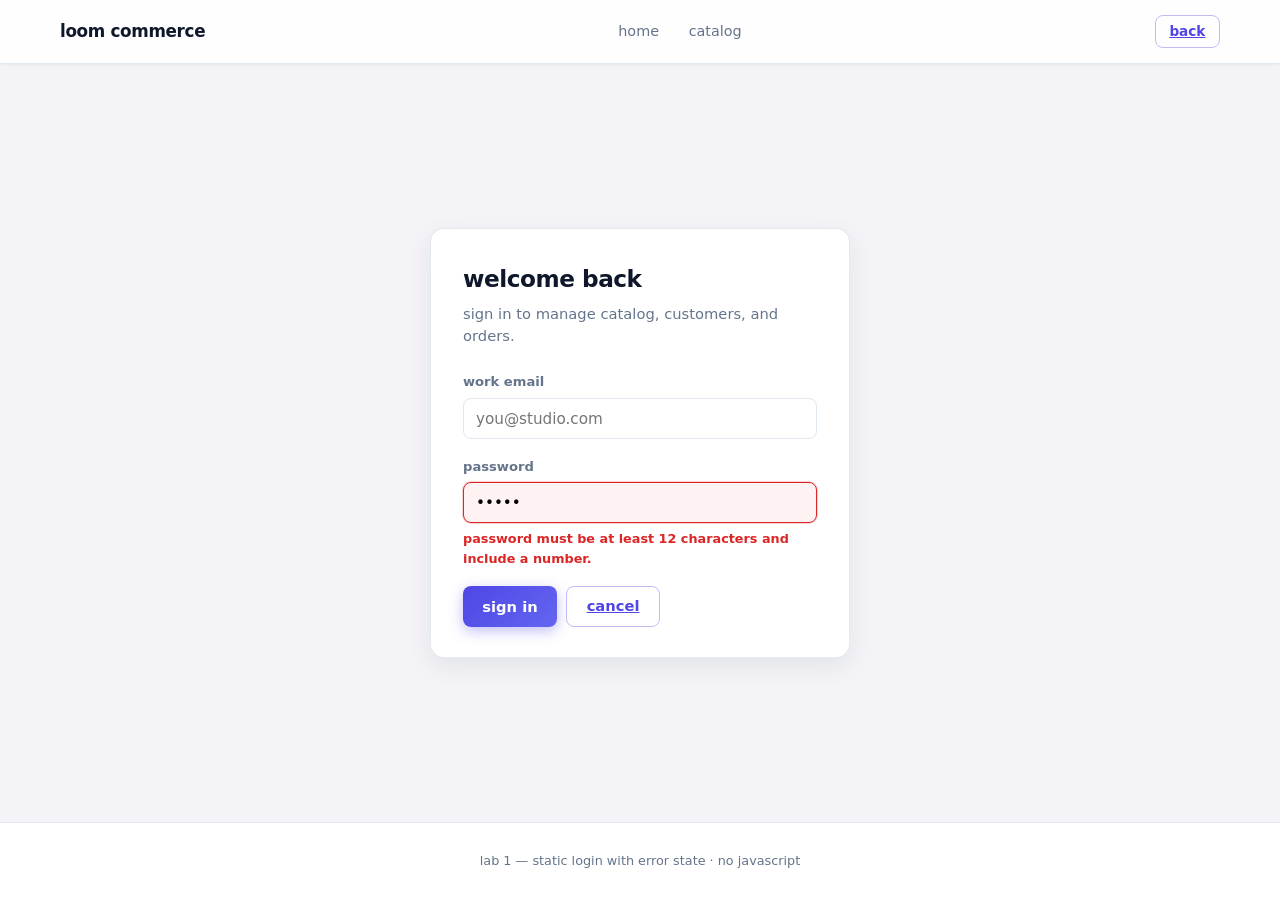
<file: lab1/login.html>
<!DOCTYPE html>
<html lang="en">
<head>
  <meta charset="utf-8">
  <meta name="viewport" content="width=device-width, initial-scale=1">
  <title>sign in — loom commerce</title>
  <link rel="stylesheet" href="css/main.css">
</head>
<body class="page-shell page-shell--simple">
  <!-- compact header for auth -->
  <header class="page-header">
    <div class="page-header__inner">
      <a class="page-header__brand" href="index.html">loom commerce</a>
      <nav class="page-header__nav" aria-label="top navigation">
        <a class="page-header__link" href="index.html">home</a>
        <a class="page-header__link" href="catalog.html">catalog</a>
      </nav>
      <div class="page-header__actions">
        <a class="btn btn--ghost btn--sm" href="index.html">back</a>
      </div>
    </div>
  </header>

  <!-- main: centered authentication card -->
  <main class="page-main">
    <section class="login-card" aria-labelledby="login-title">
      <h1 class="login-card__title" id="login-title">welcome back</h1>
      <p class="login-card__subtitle">sign in to manage catalog, customers, and orders.</p>
      <!-- form block: includes validation error state (static) -->
      <form action="#" method="get">
        <div class="form-field">
          <label class="form-field__label" for="email">work email</label>
          <input class="form-input" id="email" name="email" type="email" autocomplete="username" placeholder="you@studio.com">
        </div>
        <div class="form-field">
          <label class="form-field__label" for="password">password</label>
          <input class="form-input form-input--error" id="password" name="password" type="password" autocomplete="current-password" value="short" aria-invalid="true" aria-describedby="password-error">
          <p class="form-error" id="password-error">password must be at least 12 characters and include a number.</p>
        </div>
        <div class="btn-row">
          <button class="btn btn--primary" type="submit">sign in</button>
          <a class="btn btn--ghost" href="index.html">cancel</a>
        </div>
      </form>
    </section>
  </main>

  <footer class="page-footer">
    <p>lab 1 — static login with error state · no javascript</p>
  </footer>
</body>
</html>
</file>
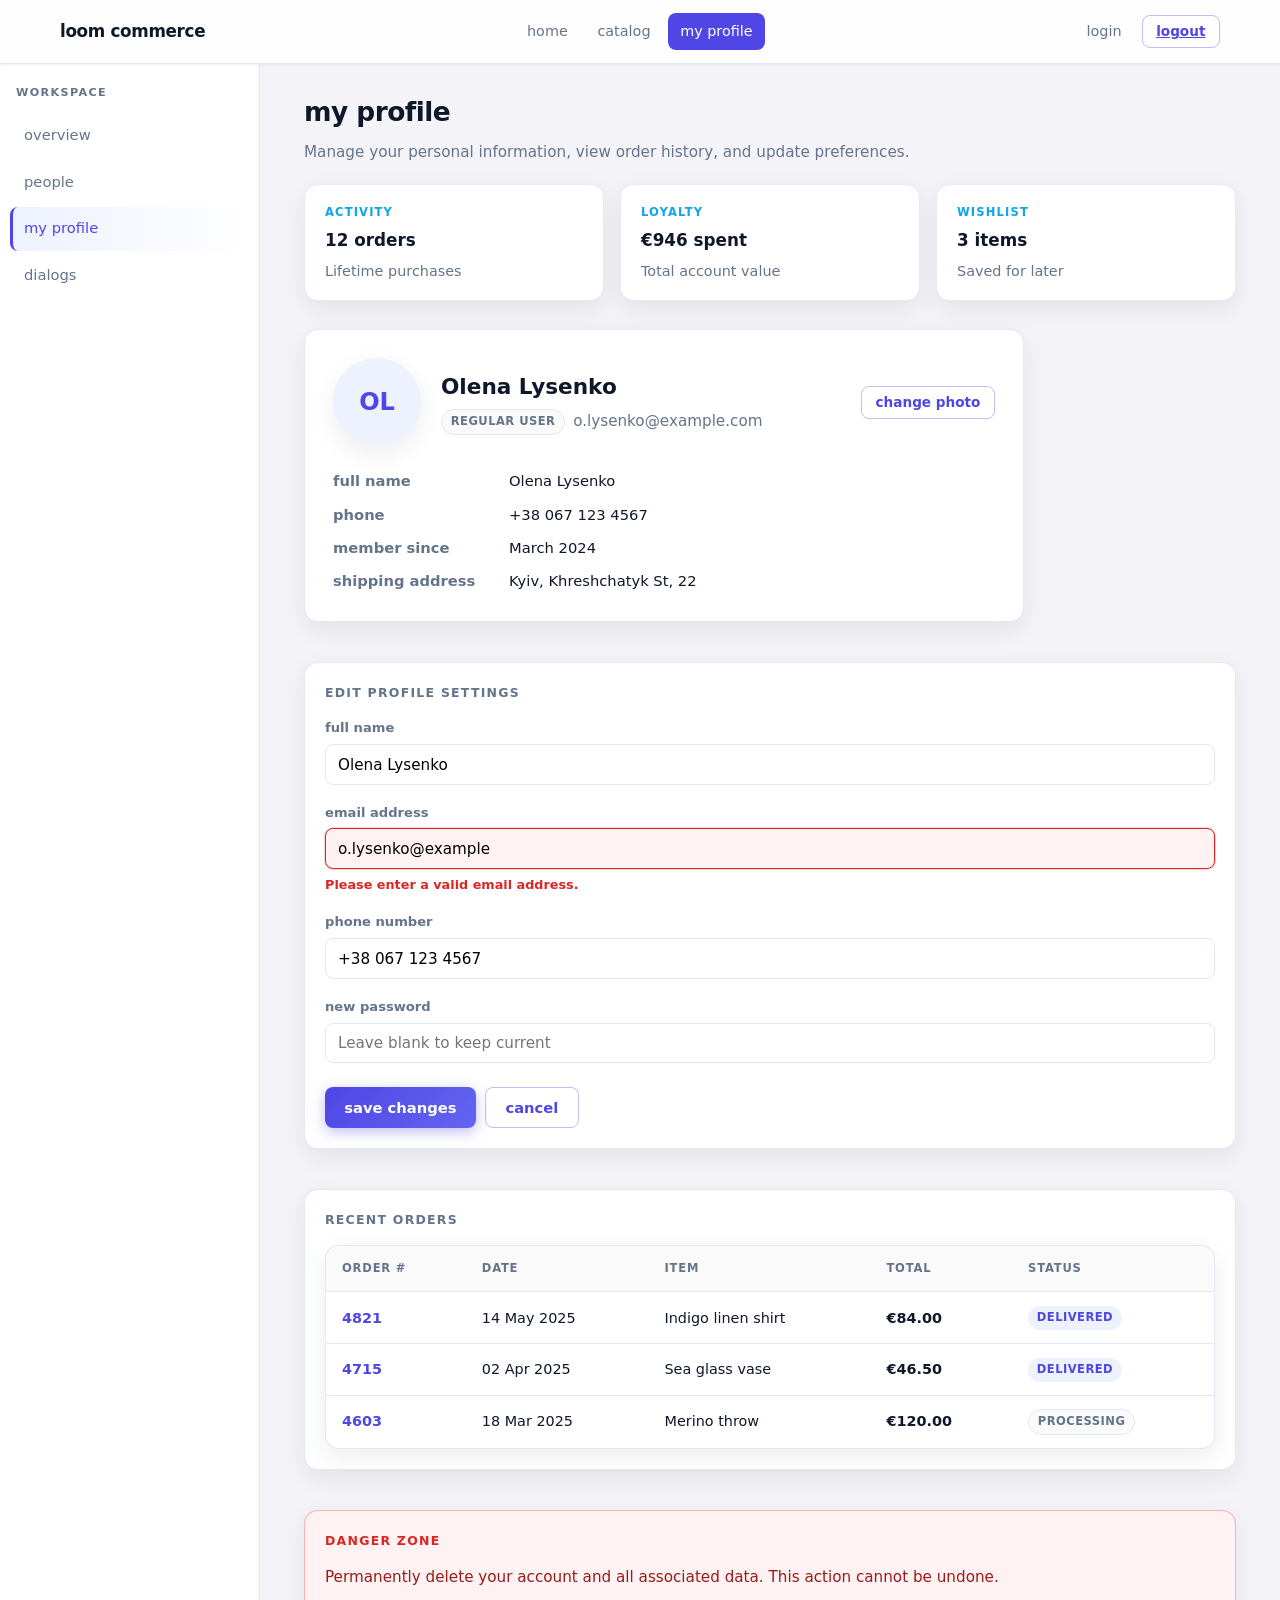
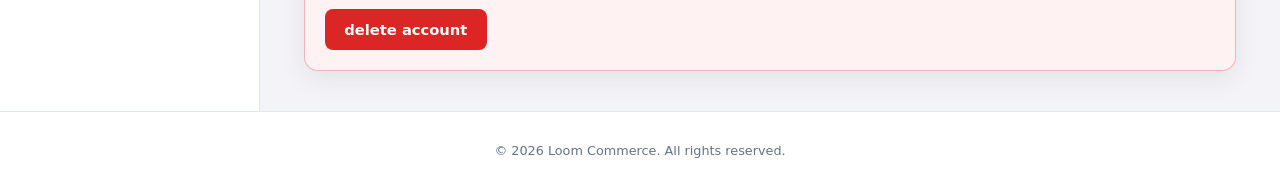
<file: lab1/profile1.html>
<!DOCTYPE html>
<html lang="en">
<head>
  <meta charset="utf-8">
  <meta name="viewport" content="width=device-width, initial-scale=1">
  <title>My Profile | Loom Commerce</title>
  <link rel="stylesheet" href="css/main.css">
</head>
<body class="page-shell">
  <header class="page-header">
    <div class="page-header__inner">
      <a class="page-header__brand" href="index.html">loom commerce</a>
      <nav class="page-header__nav" aria-label="top navigation">
        <a class="page-header__link" href="index.html">home</a>
        <a class="page-header__link" href="catalog.html">catalog</a>
        <a class="page-header__link page-header__link--active" href="profile1.html">my profile</a>
      </nav>
      <div class="page-header__actions">
        <a class="page-header__link" href="login.html">login</a>
        <a class="btn btn--ghost btn--sm" href="login.html">logout</a>
      </div>
    </div>
  </header>

  <div class="page-body">
    <aside class="page-sidebar" aria-label="sidebar">
      <p class="page-sidebar__label">workspace</p>
      <nav class="page-sidebar__nav" aria-label="sidebar navigation">
        <a class="page-sidebar__link" href="index.html">overview</a>
        <a class="page-sidebar__link" href="users.html">people</a>
        <a class="page-sidebar__link page-sidebar__link--active" href="profile1.html">my profile</a>
        <a class="page-sidebar__link" href="ui-components.html">dialogs</a>
      </nav>
    </aside>

    <main class="page-main">
      <div class="page-main__inner">
        <section aria-labelledby="profile-heading">
          <h1 class="page-title" id="profile-heading">my profile</h1>
          <p class="page-muted">Manage your personal information, view order history, and update preferences.</p>
        </section>

        <div class="promo-row">
          <article class="promo-card">
            <p class="promo-card__eyebrow">activity</p>
            <h2 class="promo-card__title">12 orders</h2>
            <p class="promo-card__text">Lifetime purchases</p>
          </article>
          <article class="promo-card">
            <p class="promo-card__eyebrow">loyalty</p>
            <h2 class="promo-card__title">€946 spent</h2>
            <p class="promo-card__text">Total account value</p>
          </article>
          <article class="promo-card">
            <p class="promo-card__eyebrow">wishlist</p>
            <h2 class="promo-card__title">3 items</h2>
            <p class="promo-card__text">Saved for later</p>
          </article>
        </div>

        <div class="ui-stack">
          <section class="profile-card" aria-label="personal information">
            <div class="profile-card__header">
              <div class="profile-card__avatar" style="background-color: #eef2ff; display: flex; align-items: center; justify-content: center; color: #4f46e5; font-size: 1.5rem; font-weight: 800;">
                OL
              </div>
              <div class="profile-card__titles">
                <h2 class="profile-card__name">Olena Lysenko</h2>
                <div class="profile-card__role-row">
                  <span class="badge badge--regular">regular user</span>
                  <span class="meta-inline">o.lysenko@example.com</span>
                </div>
              </div>
              <div class="btn-row">
                <button class="btn btn--ghost btn--sm" type="button">change photo</button>
              </div>
            </div>
            <dl class="profile-card__dl">
              <dt class="profile-card__dt">full name</dt>
              <dd class="profile-card__dd">Olena Lysenko</dd>
              <dt class="profile-card__dt">phone</dt>
              <dd class="profile-card__dd">+38 067 123 4567</dd>
              <dt class="profile-card__dt">member since</dt>
              <dd class="profile-card__dd">March 2024</dd>
              <dt class="profile-card__dt">shipping address</dt>
              <dd class="profile-card__dd">Kyiv, Khreshchatyk St, 22</dd>
            </dl>
          </section>

          <section class="ui-showcase" aria-labelledby="edit-profile-label">
            <p class="ui-showcase__label" id="edit-profile-label">edit profile settings</p>
            <form action="#" method="get">
              <div class="form-field">
                <label class="form-field__label" for="edit-name">full name</label>
                <input class="form-input" id="edit-name" name="name" type="text" value="Olena Lysenko">
              </div>
              <div class="form-field">
                <label class="form-field__label" for="edit-email">email address</label>
                <input class="form-input form-input--error" id="edit-email" name="email" type="email" value="o.lysenko@example">
                <p class="form-error">Please enter a valid email address.</p>
              </div>
              <div class="form-field">
                <label class="form-field__label" for="edit-phone">phone number</label>
                <input class="form-input" id="edit-phone" name="phone" type="tel" value="+38 067 123 4567">
              </div>
              <div class="form-field">
                <label class="form-field__label" for="edit-pass">new password</label>
                <input class="form-input" id="edit-pass" name="password" type="password" placeholder="Leave blank to keep current">
              </div>
              <div class="btn-row" style="margin-top: 1.5rem;">
                <button class="btn btn--primary" type="button">save changes</button>
                <button class="btn btn--ghost" type="reset">cancel</button>
              </div>
            </form>
          </section>

          <section class="ui-showcase" aria-labelledby="orders-label">
            <p class="ui-showcase__label" id="orders-label">recent orders</p>
            <div class="data-table-wrap">
              <table class="data-table">
                <thead>
                  <tr>
                    <th scope="col">order #</th>
                    <th scope="col">date</th>
                    <th scope="col">item</th>
                    <th scope="col">total</th>
                    <th scope="col">status</th>
                  </tr>
                </thead>
                <tbody>
                  <tr>
                    <td><a class="data-table__link" href="#">4821</a></td>
                    <td>14 May 2025</td>
                    <td>Indigo linen shirt</td>
                    <td><strong>€84.00</strong></td>
                    <td><span class="badge badge--admin">delivered</span></td>
                  </tr>
                  <tr>
                    <td><a class="data-table__link" href="#">4715</a></td>
                    <td>02 Apr 2025</td>
                    <td>Sea glass vase</td>
                    <td><strong>€46.50</strong></td>
                    <td><span class="badge badge--admin">delivered</span></td>
                  </tr>
                  <tr>
                    <td><a class="data-table__link" href="#">4603</a></td>
                    <td>18 Mar 2025</td>
                    <td>Merino throw</td>
                    <td><strong>€120.00</strong></td>
                    <td><span class="badge badge--regular">processing</span></td>
                  </tr>
                </tbody>
              </table>
            </div>
          </section>

          <section class="ui-showcase" aria-labelledby="danger-label" style="border-color: rgba(220, 38, 38, 0.3); background-color: #fef2f2;">
            <p class="ui-showcase__label" id="danger-label" style="color: #dc2626;">danger zone</p>
            <p class="page-muted" style="color: #991b1b;">Permanently delete your account and all associated data. This action cannot be undone.</p>
            <button class="btn btn--danger" type="button">delete account</button>
          </section>
        </div>

      </div>
    </main>
  </div>

  <footer class="page-footer">
    <p>&copy; 2026 Loom Commerce. All rights reserved.</p>
  </footer>
</body>
</html>
</file>
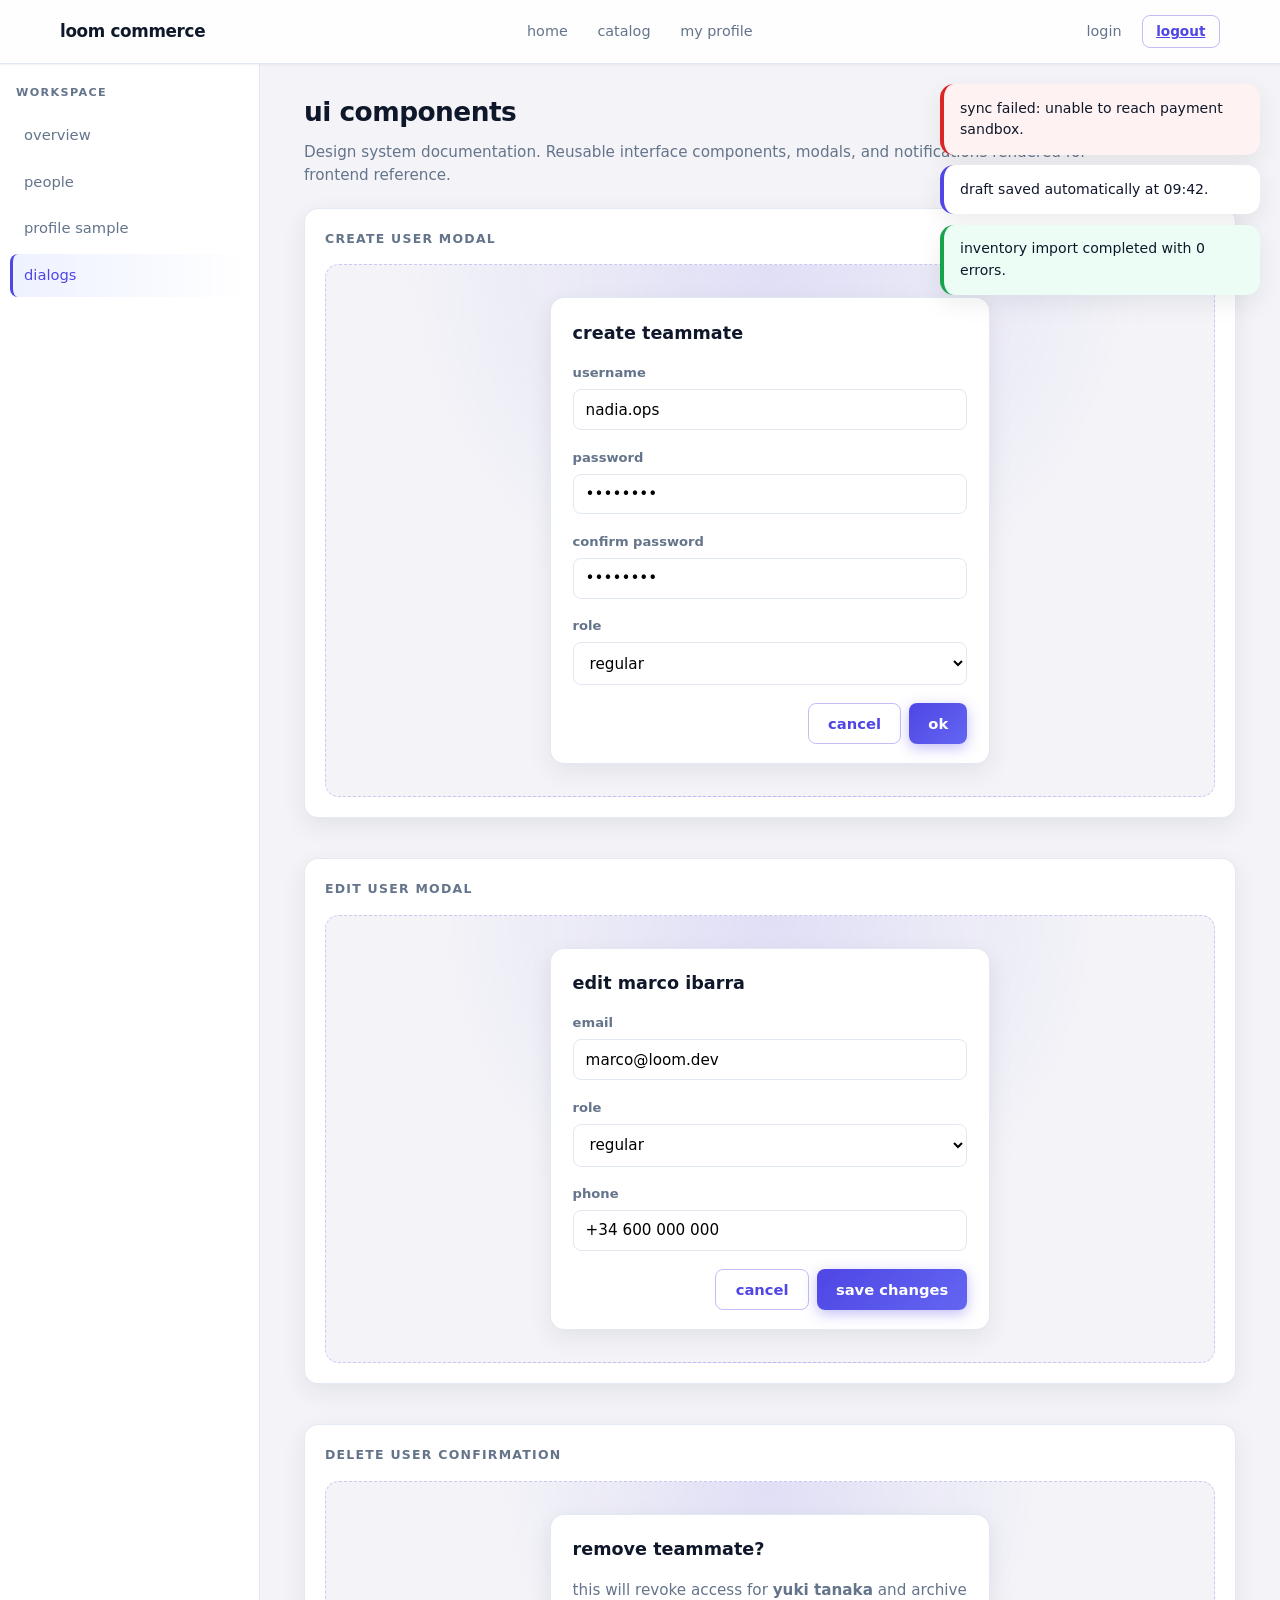
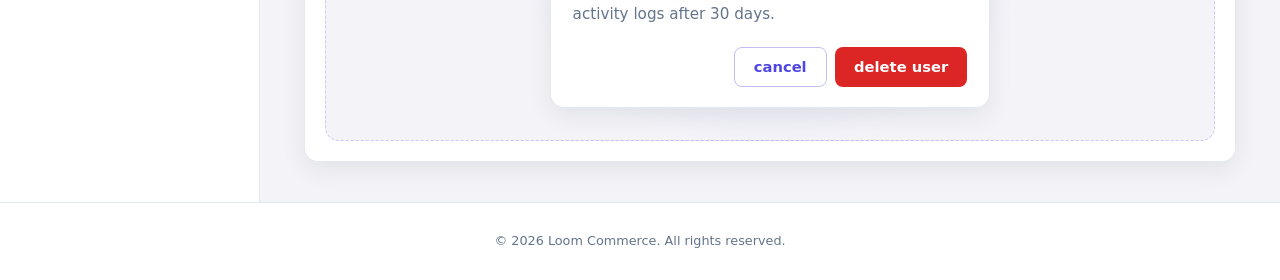
<file: lab1/ui-components.html>
<!DOCTYPE html>
<html lang="en">
<head>
  <meta charset="utf-8">
  <meta name="viewport" content="width=device-width, initial-scale=1">
  <title>UI Kit | Loom Commerce</title>
  <link rel="stylesheet" href="css/main.css">
</head>
<body class="page-shell">
  <div class="toast-stack" aria-live="polite">
    <div class="toast toast--error">sync failed: unable to reach payment sandbox.</div>
    <div class="toast">draft saved automatically at 09:42.</div>
    <div class="toast toast--success">inventory import completed with 0 errors.</div>
  </div>

  <header class="page-header">
    <div class="page-header__inner">
      <a class="page-header__brand" href="index.html">loom commerce</a>
      <nav class="page-header__nav" aria-label="top navigation">
        <a class="page-header__link" href="index.html">home</a>
        <a class="page-header__link" href="catalog.html">catalog</a>
        <a class="page-header__link" href="profile1.html">my profile</a>
      </nav>
      <div class="page-header__actions">
        <a class="page-header__link" href="login.html">login</a>
        <a class="btn btn--ghost btn--sm" href="login.html">logout</a>
      </div>
    </div>
  </header>

  <div class="page-body">
    <aside class="page-sidebar" aria-label="sidebar">
      <p class="page-sidebar__label">workspace</p>
      <nav class="page-sidebar__nav" aria-label="sidebar navigation">
        <a class="page-sidebar__link" href="index.html">overview</a>
        <a class="page-sidebar__link" href="users.html">people</a>
        <a class="page-sidebar__link" href="user-details.html">profile sample</a>
        <a class="page-sidebar__link page-sidebar__link--active" href="ui-components.html">dialogs</a>
      </nav>
    </aside>

    <main class="page-main">
      <div class="page-main__inner">
        <section aria-labelledby="ui-heading">
          <h1 class="page-title" id="ui-heading">ui components</h1>
          <p class="page-muted">Design system documentation. Reusable interface components, modals, and notifications rendered for frontend reference.</p>
        </section>

        <div class="ui-stack">
          <section class="ui-showcase" aria-labelledby="create-label">
            <p class="ui-showcase__label" id="create-label">create user modal</p>
            <div class="modal-static" role="presentation">
              <div class="modal-panel" role="dialog" aria-modal="true" aria-labelledby="create-title">
                <h2 class="modal-panel__title" id="create-title">create teammate</h2>
                <form action="#" method="get">
                  <div class="form-field">
                    <label class="form-field__label" for="cu-user">username</label>
                    <input class="form-input" id="cu-user" name="cu_user" type="text" value="nadia.ops">
                  </div>
                  <div class="form-field">
                    <label class="form-field__label" for="cu-pass">password</label>
                    <input class="form-input" id="cu-pass" name="cu_pass" type="password" value="••••••••">
                  </div>
                  <div class="form-field">
                    <label class="form-field__label" for="cu-pass2">confirm password</label>
                    <input class="form-input" id="cu-pass2" name="cu_pass2" type="password" value="••••••••">
                  </div>
                  <div class="form-field">
                    <label class="form-field__label" for="cu-role">role</label>
                    <select class="form-input" id="cu-role" name="cu_role">
                      <option value="admin">admin</option>
                      <option value="regular" selected>regular</option>
                    </select>
                  </div>
                  <div class="modal-panel__footer">
                    <button class="btn btn--ghost" type="button">cancel</button>
                    <button class="btn btn--primary" type="submit">ok</button>
                  </div>
                </form>
              </div>
            </div>
          </section>

          <section class="ui-showcase" aria-labelledby="edit-label">
            <p class="ui-showcase__label" id="edit-label">edit user modal</p>
            <div class="modal-static" role="presentation">
              <div class="modal-panel" role="dialog" aria-modal="true" aria-labelledby="edit-title">
                <h2 class="modal-panel__title" id="edit-title">edit marco ibarra</h2>
                <form action="#" method="get">
                  <div class="form-field">
                    <label class="form-field__label" for="eu-email">email</label>
                    <input class="form-input" id="eu-email" name="eu_email" type="email" value="marco@loom.dev">
                  </div>
                  <div class="form-field">
                    <label class="form-field__label" for="eu-role">role</label>
                    <select class="form-input" id="eu-role" name="eu_role">
                      <option value="admin">admin</option>
                      <option value="regular" selected>regular</option>
                    </select>
                  </div>
                  <div class="form-field">
                    <label class="form-field__label" for="eu-phone">phone</label>
                    <input class="form-input" id="eu-phone" name="eu_phone" type="tel" value="+34 600 000 000">
                  </div>
                  <div class="modal-panel__footer">
                    <button class="btn btn--ghost" type="button">cancel</button>
                    <button class="btn btn--primary" type="submit">save changes</button>
                  </div>
                </form>
              </div>
            </div>
          </section>

          <section class="ui-showcase" aria-labelledby="delete-label">
            <p class="ui-showcase__label" id="delete-label">delete user confirmation</p>
            <div class="modal-static" role="presentation">
              <div class="modal-panel" role="dialog" aria-modal="true" aria-labelledby="delete-title">
                <h2 class="modal-panel__title" id="delete-title">remove teammate?</h2>
                <p class="page-muted">this will revoke access for <strong>yuki tanaka</strong> and archive activity logs after 30 days.</p>
                <div class="modal-panel__footer">
                  <button class="btn btn--ghost" type="button">cancel</button>
                  <button class="btn btn--danger" type="button">delete user</button>
                </div>
              </div>
            </div>
          </section>
        </div>
      </div>
    </main>
  </div>

  <footer class="page-footer">
    <p>&copy; 2026 Loom Commerce. All rights reserved.</p>
  </footer>
</body>
</html>
</file>
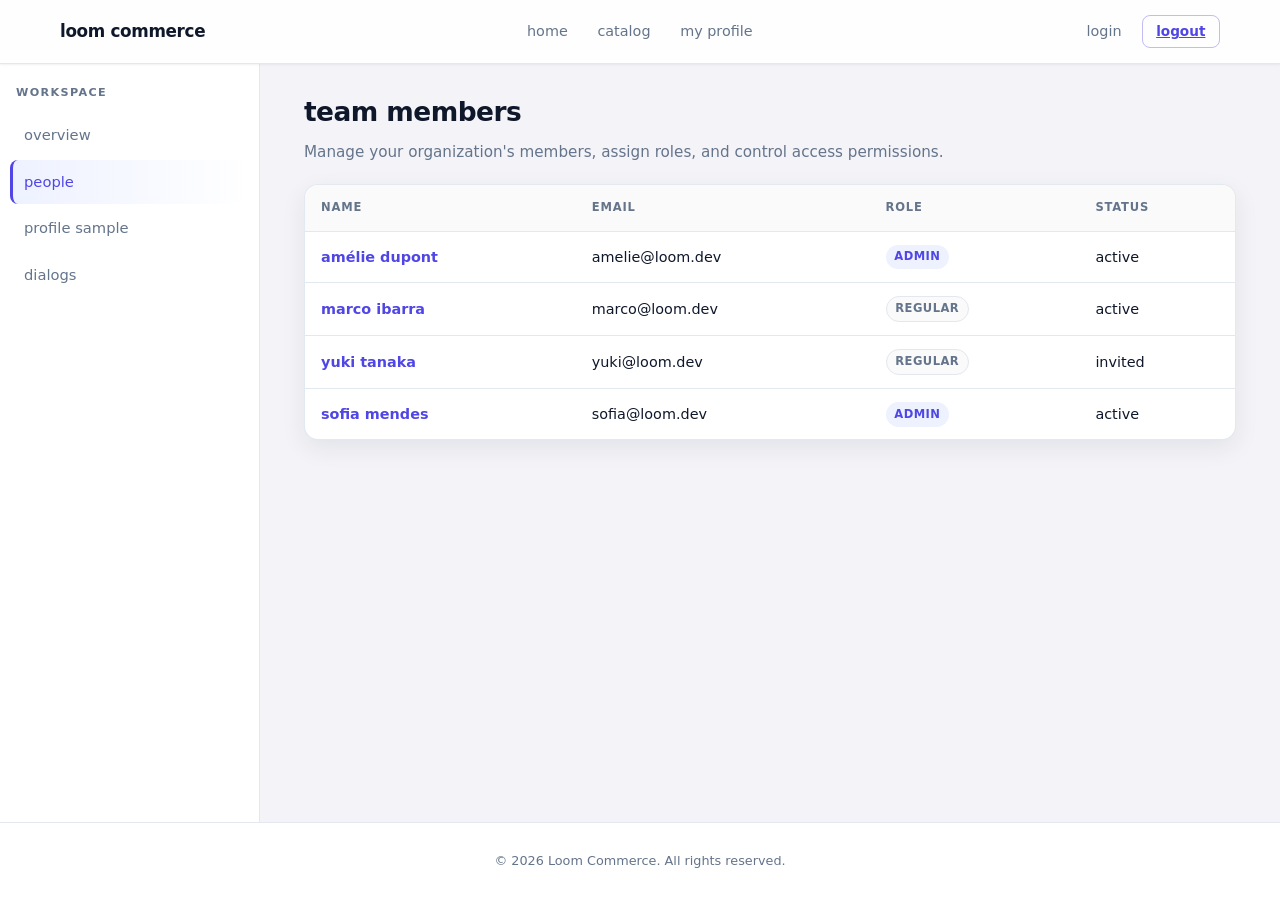
<file: lab1/users.html>
<!DOCTYPE html>
<html lang="en">
<head>
  <meta charset="utf-8">
  <meta name="viewport" content="width=device-width, initial-scale=1">
  <title>Team | Loom Commerce</title>
  <link rel="stylesheet" href="css/main.css">
</head>
<body class="page-shell">
  <header class="page-header">
    <div class="page-header__inner">
      <a class="page-header__brand" href="index.html">loom commerce</a>
      <nav class="page-header__nav" aria-label="top navigation">
        <a class="page-header__link" href="index.html">home</a>
        <a class="page-header__link" href="catalog.html">catalog</a>
        <a class="page-header__link" href="profile1.html">my profile</a>
      </nav>
      <div class="page-header__actions">
        <a class="page-header__link" href="login.html">login</a>
        <a class="btn btn--ghost btn--sm" href="login.html">logout</a>
      </div>
    </div>
  </header>

  <div class="page-body">
    <aside class="page-sidebar" aria-label="sidebar">
      <p class="page-sidebar__label">workspace</p>
      <nav class="page-sidebar__nav" aria-label="sidebar navigation">
        <a class="page-sidebar__link" href="index.html">overview</a>
        <a class="page-sidebar__link page-sidebar__link--active" href="users.html">people</a>
        <a class="page-sidebar__link" href="user-details.html">profile sample</a>
        <a class="page-sidebar__link" href="ui-components.html">dialogs</a>
      </nav>
    </aside>

    <main class="page-main">
      <div class="page-main__inner">
        <section aria-labelledby="users-heading">
          <h1 class="page-title" id="users-heading">team members</h1>
          <p class="page-muted">Manage your organization's members, assign roles, and control access permissions.</p>
        </section>

        <section aria-label="user listing table">
          <div class="data-table-wrap">
            <table class="data-table">
              <thead>
                <tr>
                  <th scope="col">name</th>
                  <th scope="col">email</th>
                  <th scope="col">role</th>
                  <th scope="col">status</th>
                </tr>
              </thead>
              <tbody>
                <tr>
                  <td><a class="data-table__link" href="user-details.html">amélie dupont</a></td>
                  <td>amelie@loom.dev</td>
                  <td><span class="badge badge--admin">admin</span></td>
                  <td>active</td>
                </tr>
                <tr>
                  <td><a class="data-table__link" href="user-details.html">marco ibarra</a></td>
                  <td>marco@loom.dev</td>
                  <td><span class="badge badge--regular">regular</span></td>
                  <td>active</td>
                </tr>
                <tr>
                  <td><a class="data-table__link" href="user-details.html">yuki tanaka</a></td>
                  <td>yuki@loom.dev</td>
                  <td><span class="badge badge--regular">regular</span></td>
                  <td>invited</td>
                </tr>
                <tr>
                  <td><a class="data-table__link" href="user-details.html">sofia mendes</a></td>
                  <td>sofia@loom.dev</td>
                  <td><span class="badge badge--admin">admin</span></td>
                  <td>active</td>
                </tr>
              </tbody>
            </table>
          </div>
        </section>
      </div>
    </main>
  </div>

  <footer class="page-footer">
    <p>&copy; 2026 Loom Commerce. All rights reserved.</p>
  </footer>
</body>
</html>
</file>
<file: lab1/css/main.css>
.page-sidebar__nav, .page-header__nav {
  list-style: none;
  margin: 0;
  padding: 0; }

.toast, .modal-panel, .profile-card, .login-card, .data-table-wrap, .product-card, .promo-card {
  background-color: #ffffff;
  border-radius: 14px;
  box-shadow: 0 8px 24px rgba(15, 23, 42, 0.08); }

.badge, .btn {
  font-family: inherit;
  cursor: pointer;
  border: 0;
  margin: 0;
  padding: 0;
  background: none; }

.data-table__link, .page-sidebar__link, .page-header__link, .page-header__brand {
  color: inherit;
  text-decoration: none; }

.form-input:focus-visible, .btn:focus-visible {
  outline: 2px solid #4f46e5;
  outline-offset: 2px; }

*,
*::before,
*::after {
  box-sizing: border-box; }

html {
  scroll-behavior: smooth; }

body {
  margin: 0;
  font-family: ui-sans-serif, system-ui, sans-serif;
  font-size: 16px;
  line-height: 1.55;
  color: #0f172a;
  background-color: #f4f4f8;
  min-height: 100vh; }

img {
  max-width: 100%;
  height: auto;
  display: block; }

button {
  font-family: inherit; }

.page-shell {
  display: flex;
  flex-direction: column;
  min-height: 100vh; }

.page-header {
  position: sticky;
  top: 0;
  z-index: 40;
  height: 64px;
  background-color: rgba(255, 255, 255, 0.85);
  backdrop-filter: blur(12px);
  border-bottom: 1px solid #e2e8f0;
  box-shadow: 0 1px 2px rgba(15, 23, 42, 0.06); }

.page-header__inner {
  width: 100%;
  max-width: 1200px;
  margin-left: auto;
  margin-right: auto;
  padding-left: 1.25rem;
  padding-right: 1.25rem;
  display: flex;
  align-items: center;
  justify-content: space-between;
  gap: 1rem;
  height: 100%; }

.page-header__brand {
  font-weight: 700;
  font-size: 1.05rem;
  letter-spacing: -0.02em;
  color: #0f172a;
  transition: color 0.18s ease; }

.page-header__brand:hover {
  color: #4f46e5; }

.page-header__brand:active {
  color: #4338ca; }

.page-header__nav {
  display: flex;
  align-items: center;
  gap: 0.35rem;
  flex-wrap: wrap; }

.page-header__link {
  padding: 0.45rem 0.75rem;
  border-radius: 8px;
  font-size: 0.9rem;
  font-weight: 500;
  color: #64748b;
  transition: background-color 0.18s ease, color 0.18s ease, transform 0.18s ease; }

.page-header__link:hover {
  background-color: #eef2ff;
  color: #4f46e5; }

.page-header__link:active {
  transform: scale(0.97); }

.page-header__link--active {
  background-color: #4f46e5;
  color: #ffffff; }

.page-header__link--active:hover {
  background-color: #4338ca;
  color: #ffffff; }

.page-header__actions {
  display: flex;
  align-items: center;
  gap: 0.5rem; }

.page-body {
  display: flex;
  flex: 1;
  min-height: 0; }

.page-sidebar {
  width: 260px;
  flex-shrink: 0;
  background-color: #ffffff;
  border-right: 1px solid #e2e8f0;
  padding: 1.25rem 0; }

.page-sidebar__label {
  margin: 0 1rem 0.75rem;
  font-size: 0.7rem;
  font-weight: 600;
  letter-spacing: 0.12em;
  text-transform: uppercase;
  color: #64748b; }

.page-sidebar__nav {
  display: flex;
  flex-direction: column;
  gap: 0.2rem;
  padding: 0 0.65rem; }

.page-sidebar__link {
  display: block;
  padding: 0.65rem 0.85rem;
  border-radius: 8px;
  font-size: 0.92rem;
  font-weight: 500;
  color: #64748b;
  transition: background-color 0.18s ease, color 0.18s ease, transform 0.18s ease; }

.page-sidebar__link:hover {
  background-color: #eef2ff;
  color: #4f46e5; }

.page-sidebar__link:active {
  transform: translateX(4px); }

.page-sidebar__link--active {
  background: linear-gradient(90deg, #eef2ff, transparent);
  color: #4f46e5;
  border-left: 3px solid #4f46e5;
  padding-left: calc(0.85rem - 3px); }

.page-main {
  flex: 1;
  padding: 1.75rem 1.5rem 2.5rem;
  min-width: 0; }

.page-main__inner {
  width: 100%;
  max-width: 1200px;
  margin-left: auto;
  margin-right: auto;
  padding-left: 1.25rem;
  padding-right: 1.25rem; }

.page-footer {
  margin-top: auto;
  padding: 1rem 1.5rem;
  text-align: center;
  font-size: 0.8rem;
  color: #64748b;
  border-top: 1px solid #e2e8f0;
  background-color: #ffffff; }

.page-shell--simple > .page-main {
  flex: 1;
  display: flex;
  align-items: center;
  justify-content: center;
  padding-top: 2rem;
  padding-bottom: 2rem; }

@media (max-width: 960px) {
  .page-body {
    flex-direction: column; }
  .page-sidebar {
    width: 100%;
    border-right: none;
    border-bottom: 1px solid #e2e8f0;
    padding: 0.75rem 0; }
  .page-sidebar__nav {
    flex-direction: row;
    flex-wrap: wrap;
    overflow-x: auto;
    padding: 0 1rem 0.5rem; }
  .page-sidebar__link--active {
    border-left: 0;
    border-bottom: 3px solid #4f46e5;
    padding-left: 0.85rem;
    padding-bottom: calc(0.65rem - 3px); } }

@media (max-width: 720px) {
  .page-header__inner {
    flex-wrap: wrap;
    height: auto;
    padding-top: 0.65rem;
    padding-bottom: 0.65rem; }
  .page-header {
    height: auto; }
  .page-header__nav {
    order: 3;
    width: 100%;
    justify-content: flex-start; } }

.page-title {
  margin: 0 0 0.5rem;
  font-size: 1.65rem;
  font-weight: 800;
  letter-spacing: -0.02em; }

.btn {
  display: inline-flex;
  align-items: center;
  justify-content: center;
  gap: 0.4rem;
  min-height: 2.55rem;
  padding: 0 1.2rem;
  border-radius: 8px;
  font-size: 0.92rem;
  font-weight: 600;
  transition: background-color 0.18s ease, color 0.18s ease, box-shadow 0.18s ease, transform 0.18s ease, border-color 0.18s ease; }

.btn--primary {
  background: linear-gradient(135deg, #4f46e5, #6366f1);
  color: #ffffff;
  box-shadow: 0 4px 14px rgba(79, 70, 229, 0.35); }

.btn--primary:hover {
  box-shadow: 0 8px 22px rgba(79, 70, 229, 0.45);
  transform: translateY(-1px); }

.btn--primary:active {
  transform: translateY(0);
  box-shadow: 0 1px 2px rgba(15, 23, 42, 0.06); }

.btn--ghost {
  background-color: transparent;
  color: #4f46e5;
  border: 1px solid rgba(79, 70, 229, 0.35); }

.btn--ghost:hover {
  background-color: #eef2ff;
  border-color: #4f46e5; }

.btn--ghost:active {
  transform: scale(0.98); }

.btn--danger {
  background-color: #dc2626;
  color: #ffffff; }

.btn--danger:hover {
  filter: brightness(1.06);
  transform: translateY(-1px); }

.btn--danger:active {
  transform: translateY(0); }

.btn--frost {
  background-color: rgba(255, 255, 255, 0.14);
  color: #ffffff;
  border: 1px solid rgba(255, 255, 255, 0.35); }

.btn--frost:hover {
  background-color: rgba(255, 255, 255, 0.24);
  transform: translateY(-1px); }

.btn--frost:active {
  transform: translateY(0); }

.btn--sm {
  min-height: 2.1rem;
  padding: 0 0.85rem;
  font-size: 0.85rem; }

.btn-row {
  display: flex;
  flex-wrap: wrap;
  gap: 0.6rem; }

.badge {
  display: inline-flex;
  align-items: center;
  padding: 0.2rem 0.55rem;
  border-radius: 9999px;
  font-size: 0.72rem;
  font-weight: 700;
  letter-spacing: 0.04em;
  text-transform: uppercase; }

.badge--admin {
  background-color: #eef2ff;
  color: #4f46e5; }

.badge--regular {
  background-color: #fafafa;
  color: #64748b;
  border: 1px solid #e2e8f0; }

.hero-banner {
  background-color: #ffffff;
  border-radius: 14px;
  box-shadow: 0 8px 24px rgba(15, 23, 42, 0.08);
  border: 1px solid rgba(226, 232, 240, 0.9);
  position: relative;
  overflow: hidden;
  padding: 2.75rem 2.25rem;
  margin-bottom: 1.75rem;
  color: #ffffff;
  background: linear-gradient(125deg, #312e81 0%, #4f46e5 45%, #6366f1 78%, #0ea5e9 110%);
  box-shadow: 0 0 0 1px rgba(79, 70, 229, 0.12), 0 16px 40px rgba(79, 70, 229, 0.18); }

.hero-banner__grid {
  position: relative;
  z-index: 1;
  display: grid;
  grid-template-columns: minmax(0, 1.1fr) minmax(0, 0.9fr);
  gap: 2rem;
  align-items: center; }

.hero-banner__title {
  margin: 0 0 0.75rem;
  font-size: clamp(1.75rem, 4vw, 2.35rem);
  font-weight: 800;
  letter-spacing: -0.03em;
  line-height: 1.15; }

.hero-banner__lead {
  margin: 0 0 1.35rem;
  font-size: 1.02rem;
  opacity: 0.92;
  max-width: 36rem; }

.hero-banner__actions {
  display: flex;
  flex-wrap: wrap;
  gap: 0.65rem; }

.hero-banner__visual {
  display: flex;
  align-items: center;
  justify-content: center;
  min-height: 180px;
  border-radius: 14px;
  background: rgba(255, 255, 255, 0.12);
  border: 1px solid rgba(255, 255, 255, 0.22);
  backdrop-filter: blur(8px); }

.hero-banner__visual-text {
  margin: 0;
  font-size: 0.85rem;
  font-weight: 600;
  letter-spacing: 0.08em;
  text-transform: uppercase;
  opacity: 0.85; }

.promo-row {
  display: grid;
  grid-template-columns: repeat(auto-fit, minmax(240px, 1fr));
  gap: 1rem;
  margin-bottom: 1.75rem; }

.promo-card {
  transition: transform 0.28s cubic-bezier(0.4, 0, 0.2, 1), box-shadow 0.28s cubic-bezier(0.4, 0, 0.2, 1);
  padding: 1.15rem 1.25rem;
  border: 1px solid rgba(226, 232, 240, 0.8); }

.promo-card:hover {
  transform: translateY(-3px);
  box-shadow: 0 20px 50px rgba(15, 23, 42, 0.12); }

.promo-card:active {
  transform: translateY(-1px); }

.promo-card__eyebrow {
  margin: 0 0 0.35rem;
  font-size: 0.72rem;
  font-weight: 700;
  letter-spacing: 0.1em;
  text-transform: uppercase;
  color: #0ea5e9; }

.promo-card__title {
  margin: 0 0 0.4rem;
  font-size: 1.05rem;
  font-weight: 700; }

.promo-card__text {
  margin: 0;
  font-size: 0.9rem;
  color: #64748b; }

.section-head {
  display: flex;
  flex-wrap: wrap;
  align-items: baseline;
  justify-content: space-between;
  gap: 0.75rem;
  margin-bottom: 1.1rem; }

.section-head__title {
  margin: 0;
  font-size: 1.2rem;
  font-weight: 700;
  letter-spacing: -0.02em; }

.section-head__hint {
  margin: 0;
  font-size: 0.88rem;
  color: #64748b; }

.catalog-grid {
  display: grid;
  grid-template-columns: repeat(auto-fill, minmax(260px, 1fr));
  gap: 1.25rem; }

.product-card {
  transition: transform 0.28s cubic-bezier(0.4, 0, 0.2, 1), box-shadow 0.28s cubic-bezier(0.4, 0, 0.2, 1);
  overflow: hidden;
  display: flex;
  flex-direction: column;
  border: 1px solid rgba(226, 232, 240, 0.9); }

.product-card:hover {
  transform: translateY(-5px);
  box-shadow: 0 20px 50px rgba(15, 23, 42, 0.12); }

.product-card:active {
  transform: translateY(-2px); }

.product-card__media {
  position: relative;
  aspect-ratio: 4 / 3;
  background: linear-gradient(180deg, #eef2ff, #ffffff); }

.product-card__img {
  width: 100%;
  height: 100%;
  object-fit: cover; }

.product-card__body {
  padding: 1rem 1.1rem 1.15rem;
  display: flex;
  flex-direction: column;
  gap: 0.35rem;
  flex: 1; }

.product-card__title {
  margin: 0;
  font-size: 1.05rem;
  font-weight: 700; }

.product-card__meta {
  margin: 0;
  font-size: 0.85rem;
  color: #64748b; }

.product-card__price-row {
  margin-top: auto;
  display: flex;
  align-items: center;
  justify-content: space-between;
  gap: 0.5rem;
  padding-top: 0.5rem; }

.product-card__price {
  font-size: 1.15rem;
  font-weight: 800;
  color: #4f46e5; }

.product-card__stock {
  font-size: 0.78rem;
  font-weight: 600;
  color: #16a34a;
  background-color: #ecfdf5;
  padding: 0.2rem 0.45rem;
  border-radius: 9999px; }

.data-table-wrap {
  overflow: hidden;
  border: 1px solid rgba(226, 232, 240, 0.95); }

.data-table {
  width: 100%;
  border-collapse: collapse;
  font-size: 0.9rem; }

.data-table th {
  text-align: left;
  padding: 0.85rem 1rem;
  font-size: 0.72rem;
  font-weight: 700;
  letter-spacing: 0.07em;
  text-transform: uppercase;
  color: #64748b;
  background-color: #fafafa;
  border-bottom: 1px solid #e2e8f0; }

.data-table td {
  padding: 0.8rem 1rem;
  border-bottom: 1px solid #e2e8f0;
  vertical-align: middle; }

.data-table tr:last-child td {
  border-bottom: 0; }

.data-table tbody tr {
  transition: background-color 0.18s ease; }

.data-table tbody tr:hover {
  background-color: #eef2ff; }

.data-table tbody tr:active {
  background-color: #e0f2fe; }

.data-table__link {
  font-weight: 600;
  color: #4f46e5;
  transition: color 0.18s ease; }

.data-table__link:hover {
  color: #4338ca; }

.data-table__link:active {
  color: #0f172a; }

.login-card {
  transition: transform 0.28s cubic-bezier(0.4, 0, 0.2, 1), box-shadow 0.28s cubic-bezier(0.4, 0, 0.2, 1);
  width: 100%;
  max-width: 420px;
  padding: 2rem 2rem 1.85rem;
  border: 1px solid rgba(226, 232, 240, 0.95); }

.login-card:hover {
  transform: translateY(-3px);
  box-shadow: 0 20px 50px rgba(15, 23, 42, 0.12); }

.login-card:active {
  transform: translateY(-1px); }

.login-card__title {
  margin: 0 0 0.35rem;
  font-size: 1.45rem;
  font-weight: 800;
  letter-spacing: -0.02em; }

.login-card__subtitle {
  margin: 0 0 1.5rem;
  font-size: 0.92rem;
  color: #64748b; }

.form-field {
  margin-bottom: 1.1rem; }

.form-field__label {
  display: block;
  margin-bottom: 0.35rem;
  font-size: 0.82rem;
  font-weight: 600;
  color: #64748b; }

.form-input {
  width: 100%;
  padding: 0.65rem 0.75rem;
  border-radius: 8px;
  border: 1px solid #e2e8f0;
  font-family: inherit;
  font-size: 0.95rem;
  background-color: #ffffff;
  transition: border-color 0.18s ease, box-shadow 0.18s ease; }

select.form-input {
  min-height: 2.55rem; }

.form-input:hover {
  border-color: rgba(79, 70, 229, 0.35); }

.form-input:focus-visible {
  border-color: #4f46e5;
  box-shadow: 0 0 0 3px rgba(79, 70, 229, 0.15); }

.form-input--error {
  border-color: #dc2626;
  background-color: #fef2f2;
  box-shadow: 0 0 0 1px rgba(220, 38, 38, 0.2); }

.form-input--error:focus-visible {
  border-color: #dc2626;
  box-shadow: 0 0 0 3px rgba(220, 38, 38, 0.2); }

.form-error {
  margin: 0.35rem 0 0;
  font-size: 0.8rem;
  font-weight: 600;
  color: #dc2626; }

.profile-card {
  transition: transform 0.28s cubic-bezier(0.4, 0, 0.2, 1), box-shadow 0.28s cubic-bezier(0.4, 0, 0.2, 1);
  padding: 1.75rem;
  max-width: 720px;
  border: 1px solid rgba(226, 232, 240, 0.95); }

.profile-card:hover {
  box-shadow: 0 20px 50px rgba(15, 23, 42, 0.12); }

.profile-card__header {
  display: flex;
  flex-wrap: wrap;
  gap: 1.25rem;
  align-items: center;
  margin-bottom: 1.5rem; }

.profile-card__avatar {
  width: 88px;
  height: 88px;
  border-radius: 9999px;
  object-fit: cover;
  border: 3px solid #eef2ff;
  box-shadow: 0 8px 24px rgba(15, 23, 42, 0.08); }

.profile-card__titles {
  flex: 1;
  min-width: 0; }

.profile-card__name {
  margin: 0 0 0.35rem;
  font-size: 1.35rem;
  font-weight: 800; }

.profile-card__role-row {
  display: flex;
  flex-wrap: wrap;
  gap: 0.5rem;
  align-items: center; }

.profile-card__dl {
  margin: 0;
  display: grid;
  grid-template-columns: 160px 1fr;
  gap: 0.65rem 1rem;
  font-size: 0.92rem; }

.profile-card__dt {
  margin: 0;
  color: #64748b;
  font-weight: 600; }

.profile-card__dd {
  margin: 0;
  font-weight: 500; }

.ui-stack {
  display: flex;
  flex-direction: column;
  gap: 2.5rem; }

.ui-showcase {
  background-color: #ffffff;
  border-radius: 14px;
  box-shadow: 0 8px 24px rgba(15, 23, 42, 0.08);
  border: 1px solid rgba(226, 232, 240, 0.9);
  padding: 1.25rem; }

.ui-showcase__label {
  margin: 0 0 1rem;
  font-size: 0.78rem;
  font-weight: 700;
  letter-spacing: 0.1em;
  text-transform: uppercase;
  color: #64748b; }

.modal-static {
  position: relative;
  border-radius: 14px;
  background: radial-gradient(circle at top, rgba(79, 70, 229, 0.12), transparent 55%), #f4f4f8;
  border: 1px dashed rgba(79, 70, 229, 0.25);
  padding: 2rem 1rem;
  display: flex;
  align-items: center;
  justify-content: center; }

.modal-panel {
  width: 100%;
  max-width: 440px;
  padding: 1.35rem 1.35rem 1.2rem;
  border: 1px solid rgba(226, 232, 240, 0.95); }

.modal-panel__title {
  margin: 0 0 1rem;
  font-size: 1.1rem;
  font-weight: 800; }

.modal-panel__footer {
  display: flex;
  flex-wrap: wrap;
  justify-content: flex-end;
  gap: 0.5rem;
  margin-top: 1.15rem; }

.toast-stack {
  position: fixed;
  top: 84px;
  right: 1.25rem;
  z-index: 60;
  display: flex;
  flex-direction: column;
  gap: 0.65rem;
  max-width: 320px;
  pointer-events: none; }

.toast {
  pointer-events: auto;
  padding: 0.85rem 1rem;
  font-size: 0.88rem;
  font-weight: 500;
  border-left: 4px solid #4f46e5;
  animation: toast-in 0.45s ease; }

.toast--error {
  border-left-color: #dc2626;
  background-color: #fef2f2; }

.toast--success {
  border-left-color: #16a34a;
  background-color: #ecfdf5; }

@keyframes toast-in {
  from {
    opacity: 0;
    transform: translateX(12px); }
  to {
    opacity: 1;
    transform: translateX(0); } }

.page-muted {
  color: #64748b;
  font-size: 0.95rem;
  margin: 0 0 1.25rem;
  max-width: 52rem; }

.meta-inline {
  margin: 0;
  font-size: 0.95rem;
  color: #64748b; }

@media (max-width: 900px) {
  .hero-banner__grid {
    grid-template-columns: 1fr; }
  .profile-card__dl {
    grid-template-columns: 1fr; } }

@media (max-width: 520px) {
  .toast-stack {
    left: 1rem;
    right: 1rem;
    max-width: none; } }
</file>
